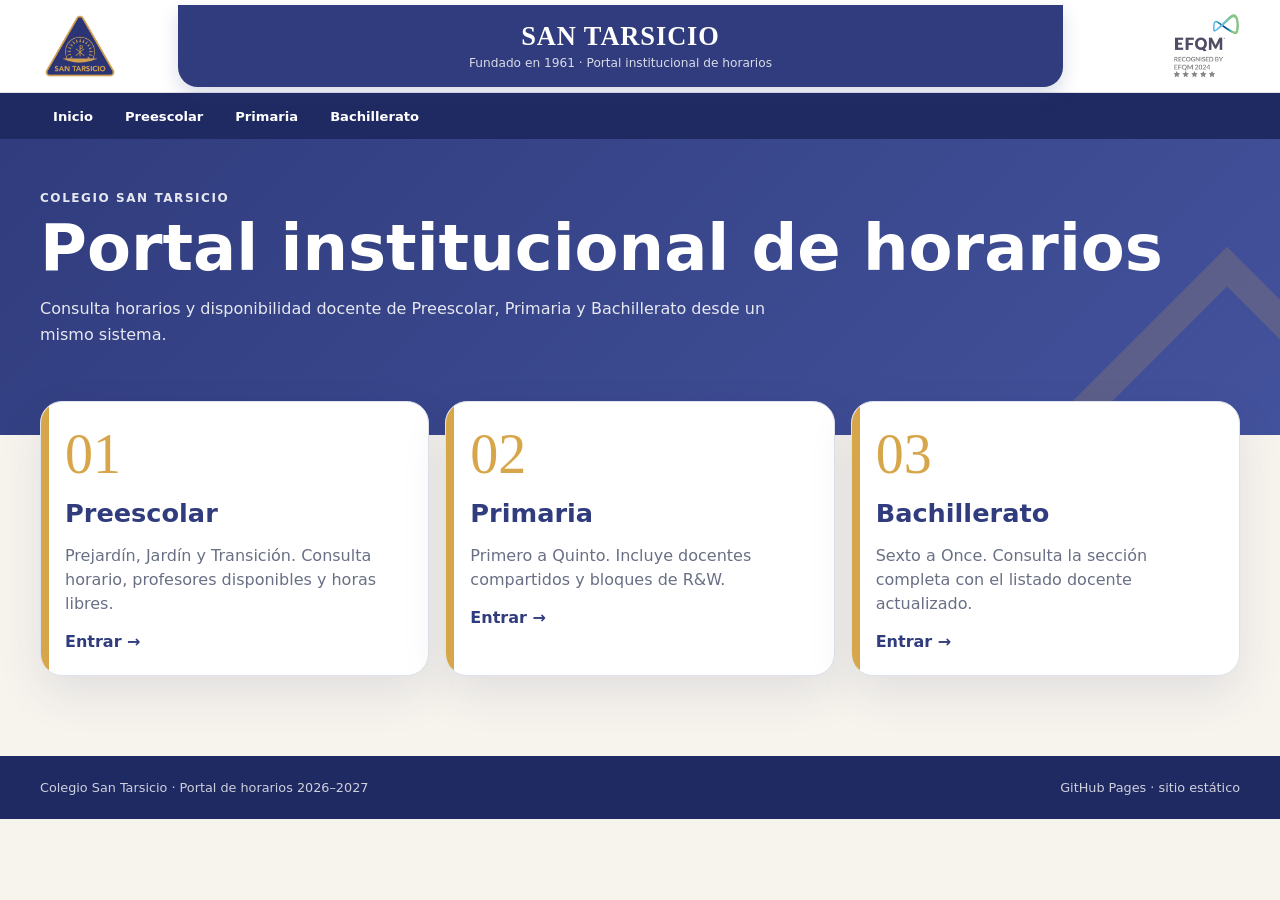
<file: index.html>
<!doctype html><html lang="es"><head><meta charset="utf-8"><meta name="viewport" content="width=device-width,initial-scale=1"><title>Portal de horarios · San Tarsicio</title><link rel="stylesheet" href="css/styles.css"></head><body><header class="brandbar"><div class="shell brandbar__inner"><img class="brand-logo" src="img/escudo-san-tarsicio.jpg" alt="Escudo Colegio San Tarsicio"><div class="brand-center"><strong>SAN TARSICIO</strong><span>Fundado en 1961 · Portal institucional de horarios</span></div><img class="efqm" src="img/efqm.png" alt="EFQM Recognised"></div></header><nav class="topnav"><div class="shell topnav__inner"><a href="index.html">Inicio</a><a class="" href="preescolar.html">Preescolar</a><a class="" href="primaria.html">Primaria</a><a class="" href="bachillerato.html">Bachillerato</a></div></nav><section class="hero"><div class="shell"><p class="eyebrow">Colegio San Tarsicio</p><h1>Portal institucional de horarios</h1><p>Consulta horarios y disponibilidad docente de Preescolar, Primaria y Bachillerato desde un mismo sistema.</p></div></section><main class="shell main"><section class="home-grid"><a class="section-card" href="preescolar.html"><div class="section-card__number">01</div><h2>Preescolar</h2><p>Prejardín, Jardín y Transición. Consulta horario, profesores disponibles y horas libres.</p><span class="section-card__go">Entrar →</span></a><a class="section-card" href="primaria.html"><div class="section-card__number">02</div><h2>Primaria</h2><p>Primero a Quinto. Incluye docentes compartidos y bloques de R&amp;W.</p><span class="section-card__go">Entrar →</span></a><a class="section-card" href="bachillerato.html"><div class="section-card__number">03</div><h2>Bachillerato</h2><p>Sexto a Once. Consulta la sección completa con el listado docente actualizado.</p><span class="section-card__go">Entrar →</span></a></section></main><footer class="footer"><div class="shell footer__inner"><span>Colegio San Tarsicio · Portal de horarios 2026–2027</span><span>GitHub Pages · sitio estático</span></div></footer><script src="js/utils.js"></script></body></html>
</file>
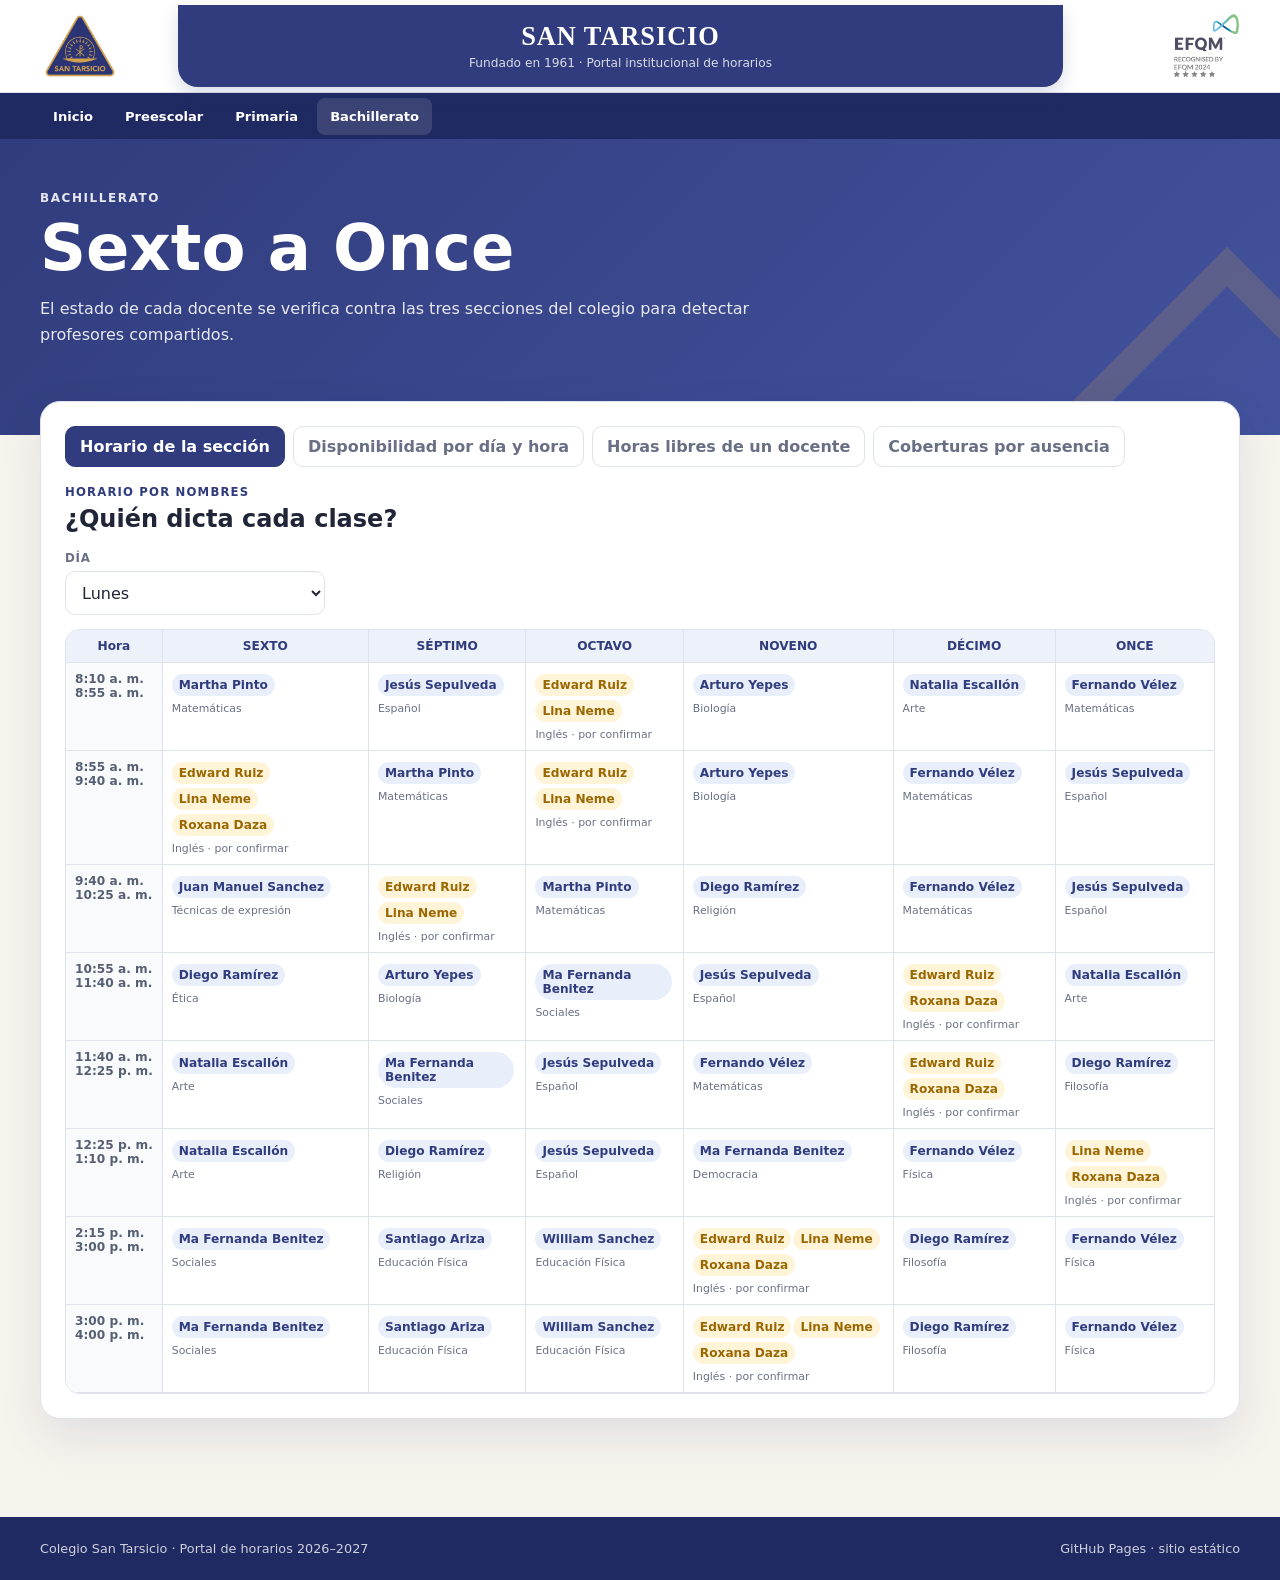
<file: bachillerato.html>
<!doctype html><html lang="es"><head><meta charset="utf-8"><meta name="viewport" content="width=device-width,initial-scale=1"><title>Bachillerato · Portal San Tarsicio</title><link rel="stylesheet" href="css/styles.css"></head><body><header class="brandbar"><div class="shell brandbar__inner"><img class="brand-logo" src="img/escudo-san-tarsicio.jpg" alt="Escudo Colegio San Tarsicio"><div class="brand-center"><strong>SAN TARSICIO</strong><span>Fundado en 1961 · Portal institucional de horarios</span></div><img class="efqm" src="img/efqm.png" alt="EFQM Recognised"></div></header><nav class="topnav"><div class="shell topnav__inner"><a href="index.html">Inicio</a><a class="" href="preescolar.html">Preescolar</a><a class="" href="primaria.html">Primaria</a><a class="active" href="bachillerato.html">Bachillerato</a></div></nav><section class="hero"><div class="shell"><p class="eyebrow">Bachillerato</p><h1>Sexto a Once</h1><p>El estado de cada docente se verifica contra las tres secciones del colegio para detectar profesores compartidos.</p></div></section><main class="shell main"><section class="card"><div class="tabs"><button class="tab active" data-panel="panelSchedule">Horario de la sección</button><button class="tab" data-panel="panelAvailability">Disponibilidad por día y hora</button><button class="tab" data-panel="panelFree">Horas libres de un docente</button><button class="tab" data-panel="panelCoverage">Coberturas por ausencia</button></div><div id="panelSchedule" class="panel active"><p class="section-label">Horario por nombres</p><h2>¿Quién dicta cada clase?</h2><div class="controls" style="grid-template-columns:minmax(180px,260px)"><div class="field"><span>Día</span><select id="scheduleDay"></select></div></div><div class="table-wrap" style="margin-top:14px"><table class="schedule-table"><thead id="scheduleHead"></thead><tbody id="scheduleBody"></tbody></table></div></div><div id="panelAvailability" class="panel"><p class="section-label">Consulta rápida</p><h2>Profesores disponibles</h2><div class="controls"><div class="field"><span>Día</span><select id="availDay"></select></div><div class="field"><span>Hora</span><input id="availTime" type="time" value="10:10"></div><div class="field" style="grid-column:span 2"><span>Buscar docente</span><input id="teacherSearch" type="search" placeholder="Nombre o asignatura"></div></div><div class="legend"><span><i class="dot free"></i>Disponible</span><span><i class="dot busy"></i>En clase</span><span><i class="dot maybe"></i>Por confirmar</span><span><i class="dot off"></i>Fuera de jornada</span></div><div id="availabilitySummary" class="summary"></div><div id="teacherGrid" class="teacher-grid"></div></div><div id="panelFree" class="panel"><p class="section-label">Consulta semanal</p><h2>Horas libres de un docente</h2><div class="controls" style="grid-template-columns:minmax(220px,360px)"><div class="field"><span>Docente</span><select id="freeTeacher"></select></div></div><div class="notice" style="margin:14px 0">Se muestran exclusivamente las franjas lectivas reales de Bachillerato. Recreos, descansos y pausas institucionales no se convierten en bloques disponibles.</div><div id="freeWeek" class="week-list"></div></div>
<div id="panelCoverage" class="panel">
  <p class="section-label">Coberturas por ausencia</p>
  <h2>Buscar reemplazos</h2>
  <p class="panel-intro">
    Selecciona al docente ausente y los días de incapacidad o permiso. El portal revisa sus clases,
    descarta docentes ocupados o fuera de jornada y propone una rotación para evitar cargar siempre a la misma persona.
  </p>

  <div class="coverage-controls">
    <div class="field">
      <span>Docente ausente</span>
      <select id="coverageTeacher"></select>
    </div>
    <div class="field">
      <span>Días de ausencia</span>
      <div id="coverageDays" class="day-checks"></div>
    </div>
    <div class="field coverage-action">
      <span>&nbsp;</span>
      <button id="coverageButton" class="btn btn-primary" type="button">Calcular coberturas</button>
    </div>
  </div>

  <div class="notice" style="margin:14px 0">
    Esta herramienta es una simulación: no modifica el horario oficial. La recomendación considera compatibilidad,
    sección, disponibilidad restante y carga de coberturas dentro del plan generado.
  </div>

  <div id="coverageResults"></div>
</div>
</section></main><footer class="footer"><div class="shell footer__inner"><span>Colegio San Tarsicio · Portal de horarios 2026–2027</span><span>GitHub Pages · sitio estático</span></div></footer><script src="datos/profesores.js"></script><script src="datos/preescolar.js"></script><script>window.CST_ALL_SECTION_DATA=(window.CST_ALL_SECTION_DATA||[]).concat([window.CST_SECTION_DATA]);</script><script src="datos/primaria.js"></script><script>window.CST_ALL_SECTION_DATA=(window.CST_ALL_SECTION_DATA||[]).concat([window.CST_SECTION_DATA]);</script><script src="datos/bachillerato.js"></script><script src="js/utils.js"></script><script src="js/app.js"></script></body></html>
</file>
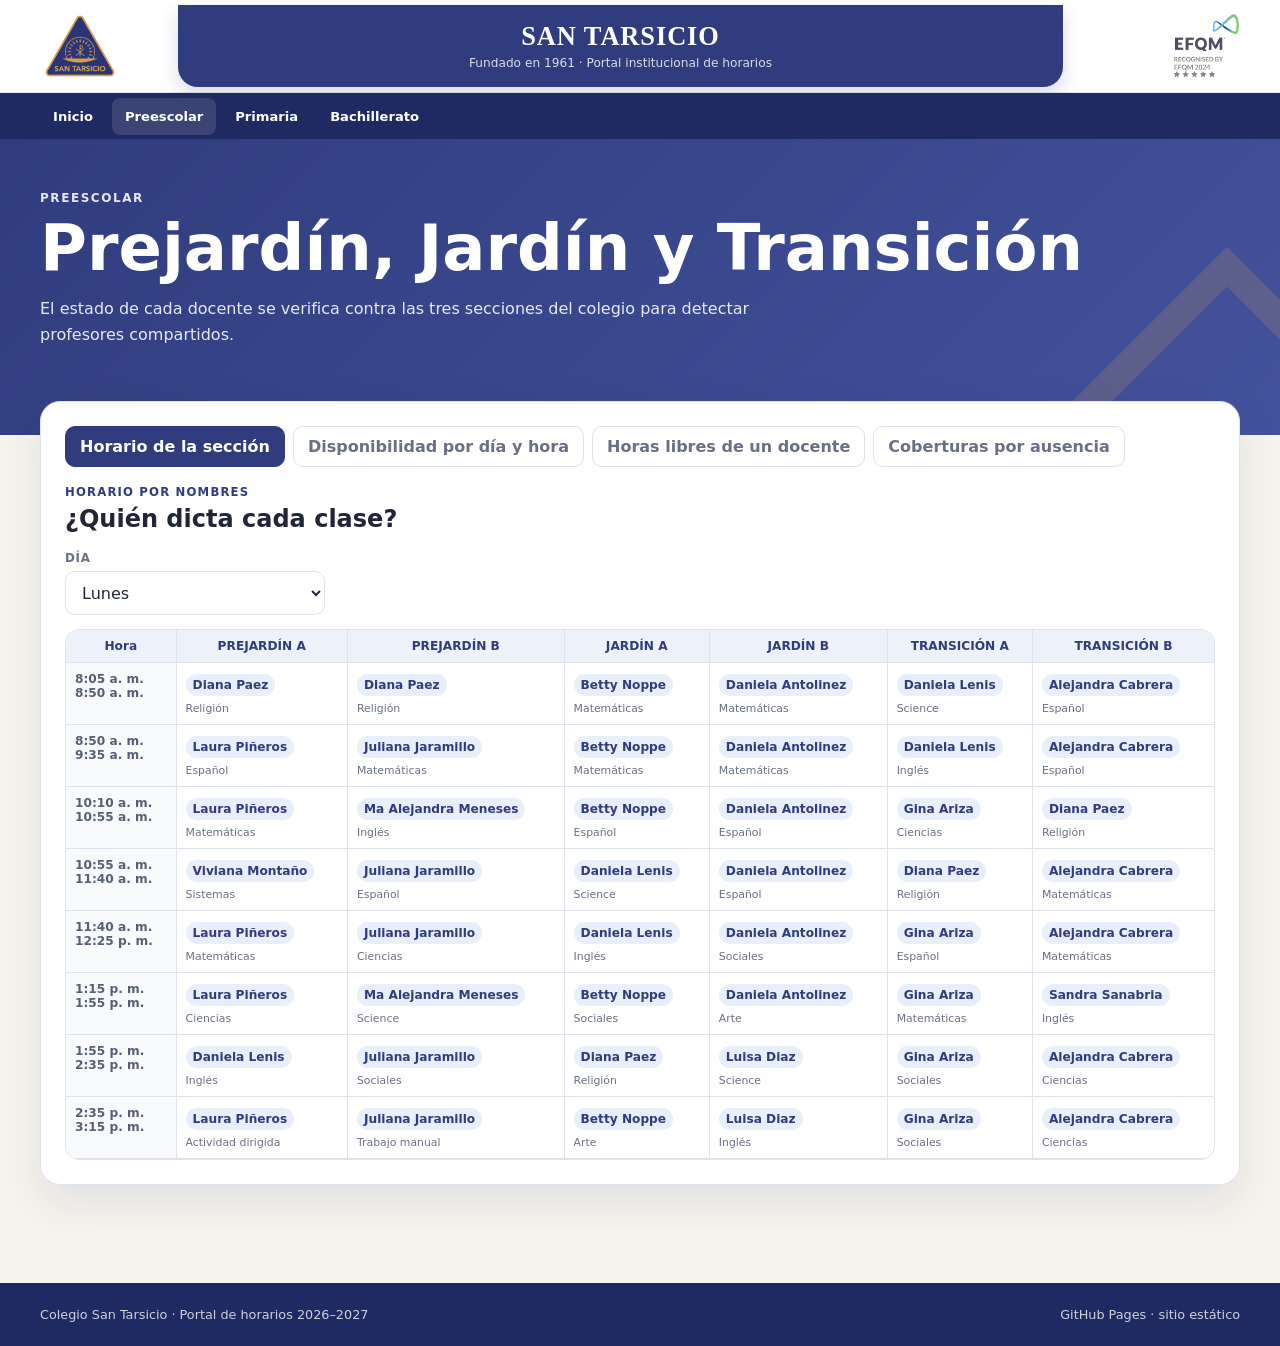
<file: preescolar.html>
<!doctype html><html lang="es"><head><meta charset="utf-8"><meta name="viewport" content="width=device-width,initial-scale=1"><title>Preescolar · Portal San Tarsicio</title><link rel="stylesheet" href="css/styles.css"></head><body><header class="brandbar"><div class="shell brandbar__inner"><img class="brand-logo" src="img/escudo-san-tarsicio.jpg" alt="Escudo Colegio San Tarsicio"><div class="brand-center"><strong>SAN TARSICIO</strong><span>Fundado en 1961 · Portal institucional de horarios</span></div><img class="efqm" src="img/efqm.png" alt="EFQM Recognised"></div></header><nav class="topnav"><div class="shell topnav__inner"><a href="index.html">Inicio</a><a class="active" href="preescolar.html">Preescolar</a><a class="" href="primaria.html">Primaria</a><a class="" href="bachillerato.html">Bachillerato</a></div></nav><section class="hero"><div class="shell"><p class="eyebrow">Preescolar</p><h1>Prejardín, Jardín y Transición</h1><p>El estado de cada docente se verifica contra las tres secciones del colegio para detectar profesores compartidos.</p></div></section><main class="shell main"><section class="card"><div class="tabs"><button class="tab active" data-panel="panelSchedule">Horario de la sección</button><button class="tab" data-panel="panelAvailability">Disponibilidad por día y hora</button><button class="tab" data-panel="panelFree">Horas libres de un docente</button><button class="tab" data-panel="panelCoverage">Coberturas por ausencia</button></div><div id="panelSchedule" class="panel active"><p class="section-label">Horario por nombres</p><h2>¿Quién dicta cada clase?</h2><div class="controls" style="grid-template-columns:minmax(180px,260px)"><div class="field"><span>Día</span><select id="scheduleDay"></select></div></div><div class="table-wrap" style="margin-top:14px"><table class="schedule-table"><thead id="scheduleHead"></thead><tbody id="scheduleBody"></tbody></table></div></div><div id="panelAvailability" class="panel"><p class="section-label">Consulta rápida</p><h2>Profesores disponibles</h2><div class="controls"><div class="field"><span>Día</span><select id="availDay"></select></div><div class="field"><span>Hora</span><input id="availTime" type="time" value="10:10"></div><div class="field" style="grid-column:span 2"><span>Buscar docente</span><input id="teacherSearch" type="search" placeholder="Nombre o asignatura"></div></div><div class="legend"><span><i class="dot free"></i>Disponible</span><span><i class="dot busy"></i>En clase</span><span><i class="dot maybe"></i>Por confirmar</span><span><i class="dot off"></i>Fuera de jornada</span></div><div id="availabilitySummary" class="summary"></div><div id="teacherGrid" class="teacher-grid"></div></div><div id="panelFree" class="panel"><p class="section-label">Consulta semanal</p><h2>Horas libres de un docente</h2><div class="controls" style="grid-template-columns:minmax(220px,360px)"><div class="field"><span>Docente</span><select id="freeTeacher"></select></div></div><div class="notice" style="margin:14px 0">Se muestran exclusivamente las franjas lectivas reales de Preescolar. Recreos, descansos y pausas institucionales no se convierten en bloques disponibles.</div><div id="freeWeek" class="week-list"></div></div>
<div id="panelCoverage" class="panel">
  <p class="section-label">Coberturas por ausencia</p>
  <h2>Buscar reemplazos</h2>
  <p class="panel-intro">
    Selecciona al docente ausente y los días de incapacidad o permiso. El portal revisa sus clases,
    descarta docentes ocupados o fuera de jornada y propone una rotación para evitar cargar siempre a la misma persona.
  </p>

  <div class="coverage-controls">
    <div class="field">
      <span>Docente ausente</span>
      <select id="coverageTeacher"></select>
    </div>
    <div class="field">
      <span>Días de ausencia</span>
      <div id="coverageDays" class="day-checks"></div>
    </div>
    <div class="field coverage-action">
      <span>&nbsp;</span>
      <button id="coverageButton" class="btn btn-primary" type="button">Calcular coberturas</button>
    </div>
  </div>

  <div class="notice" style="margin:14px 0">
    Esta herramienta es una simulación: no modifica el horario oficial. La recomendación considera compatibilidad,
    sección, disponibilidad restante y carga de coberturas dentro del plan generado.
  </div>

  <div id="coverageResults"></div>
</div>
</section></main><footer class="footer"><div class="shell footer__inner"><span>Colegio San Tarsicio · Portal de horarios 2026–2027</span><span>GitHub Pages · sitio estático</span></div></footer><script src="datos/profesores.js"></script><script src="datos/primaria.js"></script><script>window.CST_ALL_SECTION_DATA=(window.CST_ALL_SECTION_DATA||[]).concat([window.CST_SECTION_DATA]);</script><script src="datos/bachillerato.js"></script><script>window.CST_ALL_SECTION_DATA=(window.CST_ALL_SECTION_DATA||[]).concat([window.CST_SECTION_DATA]);</script><script src="datos/preescolar.js"></script><script src="js/utils.js"></script><script src="js/app.js"></script></body></html>
</file>
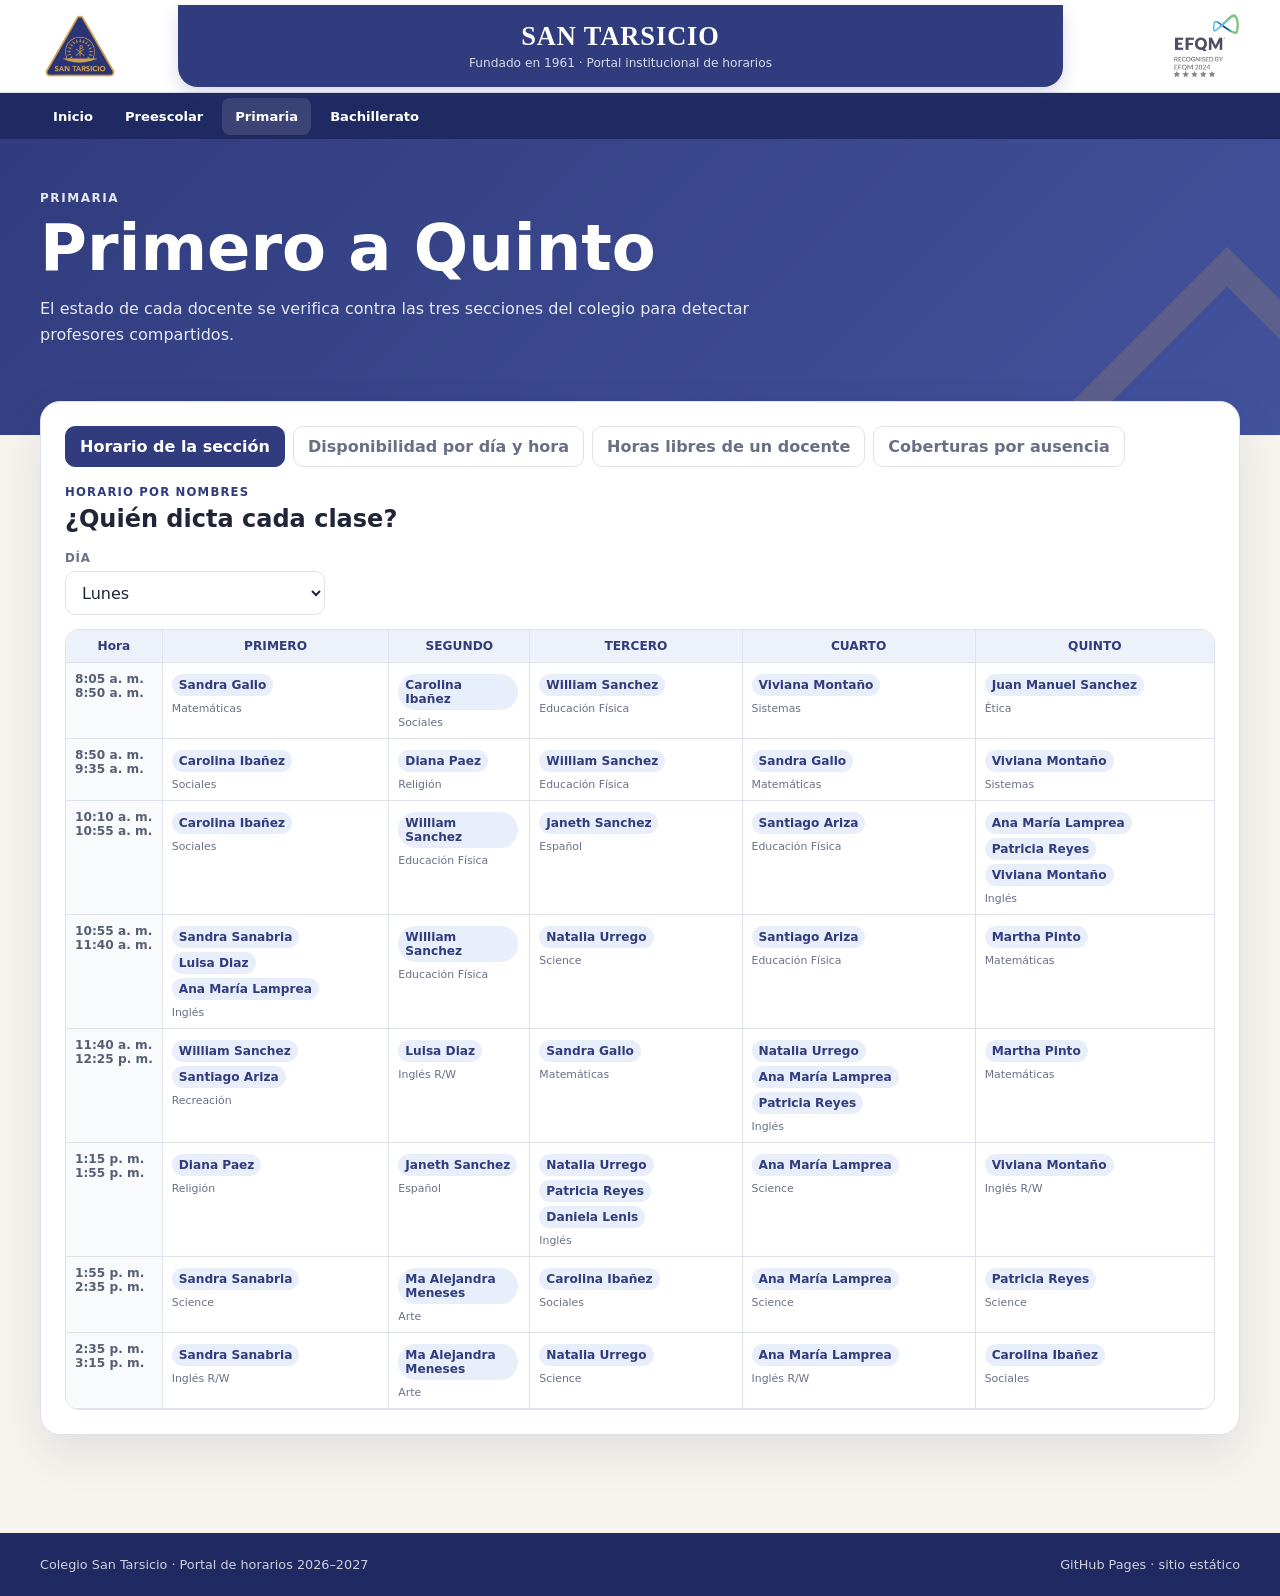
<file: primaria.html>
<!doctype html><html lang="es"><head><meta charset="utf-8"><meta name="viewport" content="width=device-width,initial-scale=1"><title>Primaria · Portal San Tarsicio</title><link rel="stylesheet" href="css/styles.css"></head><body><header class="brandbar"><div class="shell brandbar__inner"><img class="brand-logo" src="img/escudo-san-tarsicio.jpg" alt="Escudo Colegio San Tarsicio"><div class="brand-center"><strong>SAN TARSICIO</strong><span>Fundado en 1961 · Portal institucional de horarios</span></div><img class="efqm" src="img/efqm.png" alt="EFQM Recognised"></div></header><nav class="topnav"><div class="shell topnav__inner"><a href="index.html">Inicio</a><a class="" href="preescolar.html">Preescolar</a><a class="active" href="primaria.html">Primaria</a><a class="" href="bachillerato.html">Bachillerato</a></div></nav><section class="hero"><div class="shell"><p class="eyebrow">Primaria</p><h1>Primero a Quinto</h1><p>El estado de cada docente se verifica contra las tres secciones del colegio para detectar profesores compartidos.</p></div></section><main class="shell main"><section class="card"><div class="tabs"><button class="tab active" data-panel="panelSchedule">Horario de la sección</button><button class="tab" data-panel="panelAvailability">Disponibilidad por día y hora</button><button class="tab" data-panel="panelFree">Horas libres de un docente</button><button class="tab" data-panel="panelCoverage">Coberturas por ausencia</button></div><div id="panelSchedule" class="panel active"><p class="section-label">Horario por nombres</p><h2>¿Quién dicta cada clase?</h2><div class="controls" style="grid-template-columns:minmax(180px,260px)"><div class="field"><span>Día</span><select id="scheduleDay"></select></div></div><div class="table-wrap" style="margin-top:14px"><table class="schedule-table"><thead id="scheduleHead"></thead><tbody id="scheduleBody"></tbody></table></div></div><div id="panelAvailability" class="panel"><p class="section-label">Consulta rápida</p><h2>Profesores disponibles</h2><div class="controls"><div class="field"><span>Día</span><select id="availDay"></select></div><div class="field"><span>Hora</span><input id="availTime" type="time" value="10:10"></div><div class="field" style="grid-column:span 2"><span>Buscar docente</span><input id="teacherSearch" type="search" placeholder="Nombre o asignatura"></div></div><div class="legend"><span><i class="dot free"></i>Disponible</span><span><i class="dot busy"></i>En clase</span><span><i class="dot maybe"></i>Por confirmar</span><span><i class="dot off"></i>Fuera de jornada</span></div><div id="availabilitySummary" class="summary"></div><div id="teacherGrid" class="teacher-grid"></div></div><div id="panelFree" class="panel"><p class="section-label">Consulta semanal</p><h2>Horas libres de un docente</h2><div class="controls" style="grid-template-columns:minmax(220px,360px)"><div class="field"><span>Docente</span><select id="freeTeacher"></select></div></div><div class="notice" style="margin:14px 0">Se muestran exclusivamente las franjas lectivas reales de Primaria. Recreos, descansos y pausas institucionales no se convierten en bloques disponibles.</div><div id="freeWeek" class="week-list"></div></div>
<div id="panelCoverage" class="panel">
  <p class="section-label">Coberturas por ausencia</p>
  <h2>Buscar reemplazos</h2>
  <p class="panel-intro">
    Selecciona al docente ausente y los días de incapacidad o permiso. El portal revisa sus clases,
    descarta docentes ocupados o fuera de jornada y propone una rotación para evitar cargar siempre a la misma persona.
  </p>

  <div class="coverage-controls">
    <div class="field">
      <span>Docente ausente</span>
      <select id="coverageTeacher"></select>
    </div>
    <div class="field">
      <span>Días de ausencia</span>
      <div id="coverageDays" class="day-checks"></div>
    </div>
    <div class="field coverage-action">
      <span>&nbsp;</span>
      <button id="coverageButton" class="btn btn-primary" type="button">Calcular coberturas</button>
    </div>
  </div>

  <div class="notice" style="margin:14px 0">
    Esta herramienta es una simulación: no modifica el horario oficial. La recomendación considera compatibilidad,
    sección, disponibilidad restante y carga de coberturas dentro del plan generado.
  </div>

  <div id="coverageResults"></div>
</div>
</section></main><footer class="footer"><div class="shell footer__inner"><span>Colegio San Tarsicio · Portal de horarios 2026–2027</span><span>GitHub Pages · sitio estático</span></div></footer><script src="datos/profesores.js"></script><script src="datos/preescolar.js"></script><script>window.CST_ALL_SECTION_DATA=(window.CST_ALL_SECTION_DATA||[]).concat([window.CST_SECTION_DATA]);</script><script src="datos/bachillerato.js"></script><script>window.CST_ALL_SECTION_DATA=(window.CST_ALL_SECTION_DATA||[]).concat([window.CST_SECTION_DATA]);</script><script src="datos/primaria.js"></script><script src="js/utils.js"></script><script src="js/app.js"></script></body></html>
</file>
<file: css/styles.css>
/* Colegio San Tarsicio · Portal de horarios */
:root{--navy:#303C7D;--navy-dark:#202A62;--gold:#D8A64A;--gold-soft:#F2E2BA;--paper:#F7F4EE;--white:#fff;--ink:#202538;--muted:#697085;--line:#DEE2EB;--green:#267A57;--green-bg:#EAF7F0;--red:#A9343C;--red-bg:#FCECEF;--amber:#9A6700;--amber-bg:#FFF4D8;--gray:#667085;--gray-bg:#EEF1F5;--shadow:0 18px 45px rgba(36,48,98,.10);--radius:20px}
*{box-sizing:border-box}html{scroll-behavior:smooth}body{margin:0;font-family:Inter,ui-sans-serif,system-ui,-apple-system,BlinkMacSystemFont,"Segoe UI",sans-serif;background:var(--paper);color:var(--ink)}a{color:inherit}button,input,select{font:inherit}.shell{width:min(1200px,calc(100% - 30px));margin:auto}
.brandbar{background:#fff;border-bottom:1px solid var(--line);position:sticky;top:0;z-index:30}.brandbar__inner{height:92px;display:grid;grid-template-columns:116px 1fr 155px;gap:22px;align-items:center}.brand-logo{max-height:72px;max-width:108px;object-fit:contain}.efqm{justify-self:end;max-width:135px;max-height:68px;object-fit:contain}.brand-center{background:var(--navy);color:#fff;border-radius:0 0 20px 20px;padding:16px 24px;text-align:center;box-shadow:0 8px 18px rgba(48,60,125,.18)}.brand-center strong{display:block;font-family:Georgia,"Times New Roman",serif;font-size:1.65rem;letter-spacing:.035em}.brand-center span{font-size:.76rem;opacity:.82}
.topnav{background:var(--navy-dark);color:#fff}.topnav__inner{min-height:46px;display:flex;align-items:center;gap:6px;overflow:auto}.topnav a{padding:11px 13px;text-decoration:none;border-radius:8px;font-size:.82rem;font-weight:750;white-space:nowrap}.topnav a:hover,.topnav a.active{background:rgba(255,255,255,.12)}.topnav .admin-link{margin-left:auto;color:#FFE3A0}
.hero{background:linear-gradient(135deg,var(--navy),#43529C);color:#fff;padding:50px 0 72px;position:relative;overflow:hidden}.hero:after{content:"";position:absolute;width:220px;height:220px;border:28px solid rgba(216,166,74,.18);transform:rotate(45deg);right:-85px;bottom:-145px}.eyebrow{margin:0 0 8px;text-transform:uppercase;letter-spacing:.13em;font-size:.75rem;font-weight:850;color:#F8DB9B}.hero h1{margin:0;font-size:clamp(2.1rem,5vw,4.4rem);line-height:1}.hero p{max-width:760px;line-height:1.6;color:rgba(255,255,255,.88)}
.main{margin-top:-34px;padding-bottom:50px;position:relative;z-index:2}.card{background:#fff;border:1px solid var(--line);border-radius:var(--radius);box-shadow:var(--shadow);padding:24px;margin-bottom:18px}.card h2{margin:0}.section-label{margin:0 0 6px;color:var(--navy);text-transform:uppercase;letter-spacing:.1em;font-size:.73rem;font-weight:850}
.home-grid{display:grid;grid-template-columns:repeat(3,1fr);gap:16px}.section-card{position:relative;min-height:230px;padding:24px;border-radius:22px;background:#fff;border:1px solid var(--line);box-shadow:var(--shadow);text-decoration:none;overflow:hidden;transition:.18s}.section-card:hover{transform:translateY(-3px);box-shadow:0 22px 50px rgba(36,48,98,.14)}.section-card:before{content:"";position:absolute;left:0;top:0;bottom:0;width:8px;background:var(--gold)}.section-card h2{color:var(--navy);font-size:1.6rem;margin:16px 0 8px}.section-card p{color:var(--muted);line-height:1.5}.section-card__number{font-size:3.5rem;font-family:Georgia,serif;color:var(--gold);line-height:1}.section-card__go{font-weight:850;color:var(--navy)}
.tabs{display:flex;gap:8px;flex-wrap:wrap;margin-bottom:18px}.tab{border:1px solid var(--line);background:#fff;padding:10px 14px;border-radius:10px;color:var(--muted);font-weight:800;cursor:pointer}.tab.active{background:var(--navy);color:#fff;border-color:var(--navy)}.panel{display:none}.panel.active{display:block}
.controls{display:grid;grid-template-columns:repeat(4,minmax(0,1fr));gap:12px;margin-top:18px}.field{display:grid;gap:6px}.field label,.field span{font-size:.74rem;color:var(--muted);text-transform:uppercase;letter-spacing:.06em;font-weight:850}.field select,.field input{height:44px;border:1px solid var(--line);border-radius:10px;background:#fff;padding:0 12px;color:var(--ink)}
.legend{display:flex;gap:14px;flex-wrap:wrap;color:var(--muted);font-size:.8rem;margin:16px 0}.dot{width:9px;height:9px;border-radius:50%;display:inline-block;margin-right:5px}.free{background:var(--green)}.busy{background:var(--red)}.maybe{background:#D49B00}.off{background:#98A2B3}
.summary{display:grid;grid-template-columns:repeat(4,1fr);gap:10px;margin:14px 0}.summary-box{border:1px solid var(--line);border-radius:13px;padding:13px;background:#FBFCFE}.summary-box strong{display:block;font-size:1.45rem;color:var(--navy)}.summary-box span{font-size:.76rem;color:var(--muted)}
.teacher-grid{display:grid;grid-template-columns:repeat(3,1fr);gap:12px}.teacher-card{border-radius:15px;padding:15px;border:1px solid var(--line);min-height:140px}.teacher-card.free-card{background:var(--green-bg);border-color:#C8E8D5}.teacher-card.busy-card{background:var(--red-bg);border-color:#F0C8CC}.teacher-card.maybe-card{background:var(--amber-bg);border-color:#EDD58A}.teacher-card.off-card{background:var(--gray-bg)}.teacher-card h3{margin:0 0 8px}.status{display:inline-block;border-radius:999px;padding:5px 8px;font-size:.68rem;font-weight:900;margin-bottom:8px}.status.free-card{color:var(--green);background:#D7F0E1}.status.busy-card{color:var(--red);background:#F4D5D8}.status.maybe-card{color:var(--amber);background:#F4E3A8}.status.off-card{color:var(--gray);background:#DFE4EB}.teacher-card p{margin:0;font-size:.8rem;line-height:1.45}.teacher-card small{display:block;margin-top:7px;color:var(--muted)}
.table-wrap{overflow:auto;border:1px solid var(--line);border-radius:14px}.schedule-table{border-collapse:collapse;width:100%;min-width:940px}.schedule-table th,.schedule-table td{border-right:1px solid var(--line);border-bottom:1px solid var(--line);padding:9px;vertical-align:top;font-size:.76rem}.schedule-table th{background:#EDF1FA;color:var(--navy);font-weight:900;position:sticky;top:0;z-index:1}.schedule-table th:last-child,.schedule-table td:last-child{border-right:0}.time-cell{white-space:nowrap;background:#F9FAFC;color:#566074;font-weight:850}.teacher-chip{display:inline-block;padding:4px 7px;border-radius:999px;background:#E8EEFA;color:var(--navy);font-weight:850;margin:2px 2px 2px 0}.teacher-chip.tentative{background:var(--amber-bg);color:var(--amber)}.subject-note{display:block;color:var(--muted);font-size:.68rem;margin-top:4px}.unknown{color:var(--amber);font-weight:800}
.week-list{display:grid;gap:10px}.week-row{display:grid;grid-template-columns:110px 110px 140px 1fr;gap:10px;align-items:stretch;border-bottom:1px solid var(--line);padding-bottom:10px}.week-row:last-child{border-bottom:0}.week-day{font-weight:900;color:var(--navy)}.week-time{font-weight:800;color:#596174}.week-state{border-radius:10px;padding:8px;font-weight:850;font-size:.76rem}.week-state.free-card{background:var(--green-bg);color:var(--green)}.week-state.busy-card{background:var(--red-bg);color:var(--red)}.week-state.maybe-card{background:var(--amber-bg);color:var(--amber)}.week-state.off-card{background:var(--gray-bg);color:var(--gray)}.week-detail{font-size:.78rem;line-height:1.4}.week-detail small{display:block;color:var(--muted)}
.admin-box{border:1px dashed #C7B17D;background:#FFF9EA;border-radius:14px;padding:16px;color:#69562D}.admin-actions{display:flex;gap:8px;flex-wrap:wrap;margin-top:10px}.btn{display:inline-flex;align-items:center;justify-content:center;text-decoration:none;border:0;border-radius:10px;padding:10px 13px;font-weight:850;cursor:pointer}.btn-primary{background:var(--navy);color:#fff}.btn-gold{background:var(--gold);color:#2D2A20}.btn-soft{background:#EEF1F7;color:var(--navy)}.notice{padding:12px 14px;border-radius:12px;background:#F4F6FA;color:var(--muted);font-size:.82rem;line-height:1.5}.warning{background:var(--amber-bg);color:#775700;border:1px solid #EFD58A}.footer{background:var(--navy-dark);color:#fff;padding:24px 0;margin-top:30px}.footer__inner{display:flex;justify-content:space-between;gap:18px;flex-wrap:wrap;font-size:.8rem;color:rgba(255,255,255,.78)}
@media(max-width:900px){.brandbar__inner{grid-template-columns:85px 1fr 95px;height:78px}.brand-logo{max-height:60px}.efqm{max-width:90px}.brand-center strong{font-size:1.25rem}.home-grid,.teacher-grid{grid-template-columns:repeat(2,1fr)}.controls{grid-template-columns:repeat(2,1fr)}.summary{grid-template-columns:repeat(2,1fr)}}
@media(max-width:650px){.shell{width:min(100% - 18px,1200px)}.brandbar__inner{grid-template-columns:62px 1fr 66px;gap:8px}.brand-logo{max-height:50px;max-width:58px}.efqm{max-width:63px}.brand-center{padding:10px 8px}.brand-center strong{font-size:.95rem}.brand-center span{display:none}.hero{padding:34px 0 60px}.card{padding:16px}.home-grid,.teacher-grid,.controls,.summary{grid-template-columns:1fr}.week-row{grid-template-columns:80px 1fr}.week-day{grid-column:1}.week-time{grid-column:1}.week-state{grid-column:2;grid-row:1}.week-detail{grid-column:2;grid-row:2}.topnav .admin-link{margin-left:0}.tabs{display:grid;grid-template-columns:1fr}.tab{text-align:left}}


/* ===== Coberturas por ausencia ===== */
.panel-intro{color:var(--muted);line-height:1.55;max-width:900px}
.coverage-controls{display:grid;grid-template-columns:minmax(220px,1fr) minmax(360px,2fr) auto;gap:14px;align-items:end;margin-top:18px}
.coverage-action .btn{height:44px;white-space:nowrap}
.day-checks{display:flex;gap:7px;flex-wrap:wrap}
.day-check{position:relative}
.day-check input{position:absolute;opacity:0;pointer-events:none}
.day-check span{display:inline-flex;align-items:center;justify-content:center;padding:9px 11px;border:1px solid var(--line);border-radius:10px;background:#fff;color:var(--muted);font-size:.78rem;font-weight:850;cursor:pointer;transition:.15s}
.day-check input:checked+span{background:var(--navy);border-color:var(--navy);color:#fff}
.coverage-summary{display:grid;grid-template-columns:repeat(4,1fr);gap:10px;margin:16px 0}
.coverage-summary>div{border:1px solid var(--line);background:#fbfcfe;border-radius:13px;padding:13px}
.coverage-summary strong{display:block;color:var(--navy);font-size:1.4rem}
.coverage-summary span{font-size:.75rem;color:var(--muted)}
.coverage-note{margin-bottom:14px}.coverage-note span{color:var(--navy)}
.coverage-class{border:1px solid var(--line);border-radius:16px;background:#fff;padding:16px;margin:12px 0;box-shadow:0 6px 18px rgba(36,48,98,.05)}
.coverage-class.coverage-no{border-color:#c8e8d5;background:#fbfefc}
.coverage-class.coverage-none{border-color:#efd58a;background:#fffdf7}
.coverage-class__head{display:flex;justify-content:space-between;gap:16px;align-items:flex-start;margin-bottom:12px}
.coverage-class__head h3{margin:3px 0 3px;color:var(--navy)}
.coverage-class__head p{margin:0;color:var(--muted);font-size:.8rem}
.coverage-kicker{font-size:.72rem;color:var(--muted);font-weight:850;text-transform:uppercase;letter-spacing:.05em}
.coverage-badge{display:inline-flex;align-items:center;border-radius:999px;padding:7px 10px;font-size:.7rem;font-weight:900;white-space:nowrap}
.coverage-badge.coverage-rec,.coverage-type.coverage-rec{background:#d7f0e1;color:var(--green)}
.coverage-badge.coverage-pos,.coverage-type.coverage-pos{background:#e8eefa;color:var(--navy)}
.coverage-badge.coverage-alt,.coverage-type.coverage-alt{background:var(--amber-bg);color:var(--amber)}
.coverage-badge.no{background:#d7f0e1;color:var(--green)}
.coverage-badge.none{background:var(--red-bg);color:var(--red)}
.coverage-options{display:grid;gap:8px}
.coverage-option{display:grid;grid-template-columns:34px 1fr;gap:10px;align-items:center;border:1px solid var(--line);border-radius:12px;padding:10px;background:#fbfcfe}
.coverage-option--primary{border-color:#c8b16f;background:#fffaf0;box-shadow:inset 4px 0 0 var(--gold)}
.coverage-option__rank{font-weight:900;color:var(--gold);text-align:center}
.coverage-option__body{display:flex;align-items:center;gap:8px;flex-wrap:wrap}
.coverage-option__body>strong{color:var(--ink)}
.coverage-option__body small{width:100%;color:var(--muted)}
.coverage-type{display:inline-flex;padding:4px 7px;border-radius:999px;font-size:.65rem;font-weight:900}
.coverage-special{padding:12px;border-radius:12px;background:var(--green-bg);color:#315d49;line-height:1.5}
.coverage-special strong{display:block;margin-top:5px;color:var(--green)}
@media(max-width:900px){.coverage-controls{grid-template-columns:1fr 1fr}.coverage-action{grid-column:1/-1}.coverage-summary{grid-template-columns:repeat(2,1fr)}}
@media(max-width:650px){.coverage-controls,.coverage-summary{grid-template-columns:1fr}.coverage-action{grid-column:auto}.coverage-action .btn{width:100%}.coverage-class__head{flex-direction:column}.coverage-badge{white-space:normal}.day-checks{display:grid;grid-template-columns:repeat(2,1fr)}.day-check span{width:100%}.coverage-option__body{display:grid;grid-template-columns:1fr}.coverage-option__body small{width:auto}}
</file>
